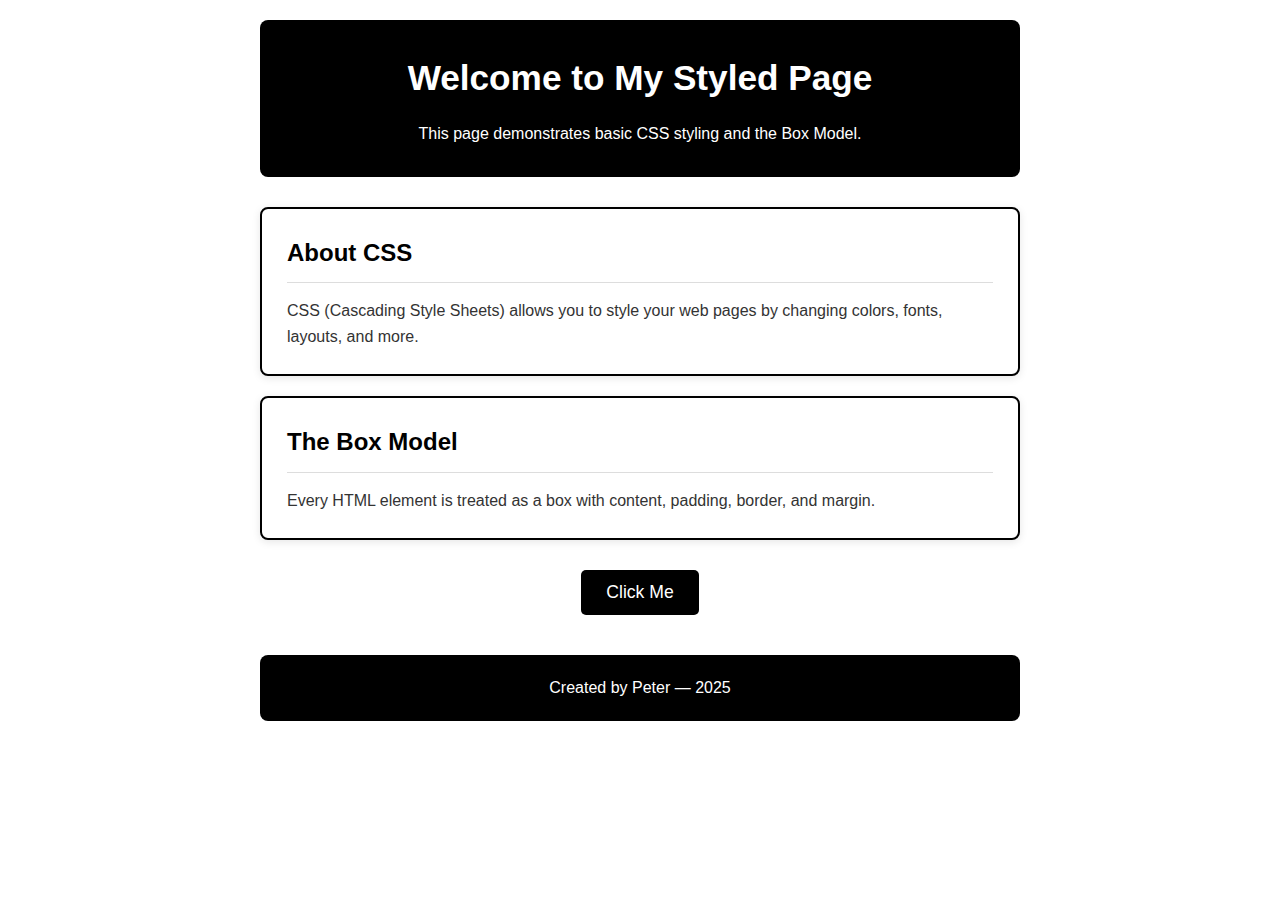
<file: css-model-assignment/index.html>
<!DOCTYPE html>
<html lang="en">
<head>
  <meta charset="UTF-8">
  <meta name="viewport" content="width=device-width, initial-scale=1.0">
  <title>CSS Box Model Demo</title>
  <style>
    /* ===== RESET & BASE STYLES ===== */
    * {
      margin: 0;
      padding: 0;
      box-sizing: border-box;
    }

    body {
      font-family: 'Segoe UI', Tahoma, Geneva, Verdana, sans-serif;
      line-height: 1.6;
      color: #333;
      background-color: white;
      padding: 20px;
    }

    /* ===== HEADER STYLES ===== */
    header {
      background-color: #000000;
      color: white;
      padding: 30px;
      text-align: center;
      margin-bottom: 30px;
      border-radius: 8px;
    }

    h1 {
      margin-bottom: 15px;
      font-size: 2.2rem;
    }

    /* ===== CARD STYLES ===== */
    .card {
      background-color: white;
      padding: 25px;
      margin: 20px 0;
      border-radius: 8px;
      border: 2px solid #000000;
      box-shadow: 0 2px 8px rgba(0, 0, 0, 0.1);
    }

    .card h2 {
      color: #000000;
      margin-bottom: 15px;
      border-bottom: 1px solid #ddd;
      padding-bottom: 10px;
    }

    /* ===== BUTTON STYLES ===== */
    .cta-btn {
      display: block;
      margin: 30px auto;
      padding: 12px 25px;
      background-color: #000000;
      color: white;
      border: none;
      border-radius: 5px;
      font-size: 1.1rem;
      cursor: pointer;
      transition: all 0.3s ease;
    }

    .cta-btn:hover {
      background-color: #333333;
      transform: translateY(-2px);
      box-shadow: 0 4px 8px rgba(0, 0, 0, 0.2);
    }

    /* ===== FOOTER STYLES ===== */
    footer {
      background-color: #000000;
      color: white;
      text-align: center;
      margin-top: 40px;
      padding: 20px;
      border-radius: 8px;
    }

    /* ===== RESPONSIVE DESIGN ===== */
    @media (min-width: 768px) {
      body {
        max-width: 800px;
        margin: 0 auto;
      }
    }
  </style>
</head>
<body>

  <header>
    <h1>Welcome to My Styled Page</h1>
    <p>This page demonstrates basic CSS styling and the Box Model.</p>
  </header>

  <section class="card">
    <h2>About CSS</h2>
    <p>CSS (Cascading Style Sheets) allows you to style your web pages by changing colors, fonts, layouts, and more.</p>
  </section>

  <section class="card">
    <h2>The Box Model</h2>
    <p>Every HTML element is treated as a box with content, padding, border, and margin.</p>
  </section>

  <button class="cta-btn">Click Me</button>

  <footer>
    <p>Created by Peter — 2025</p>
  </footer>

</body>
</html>
</file>
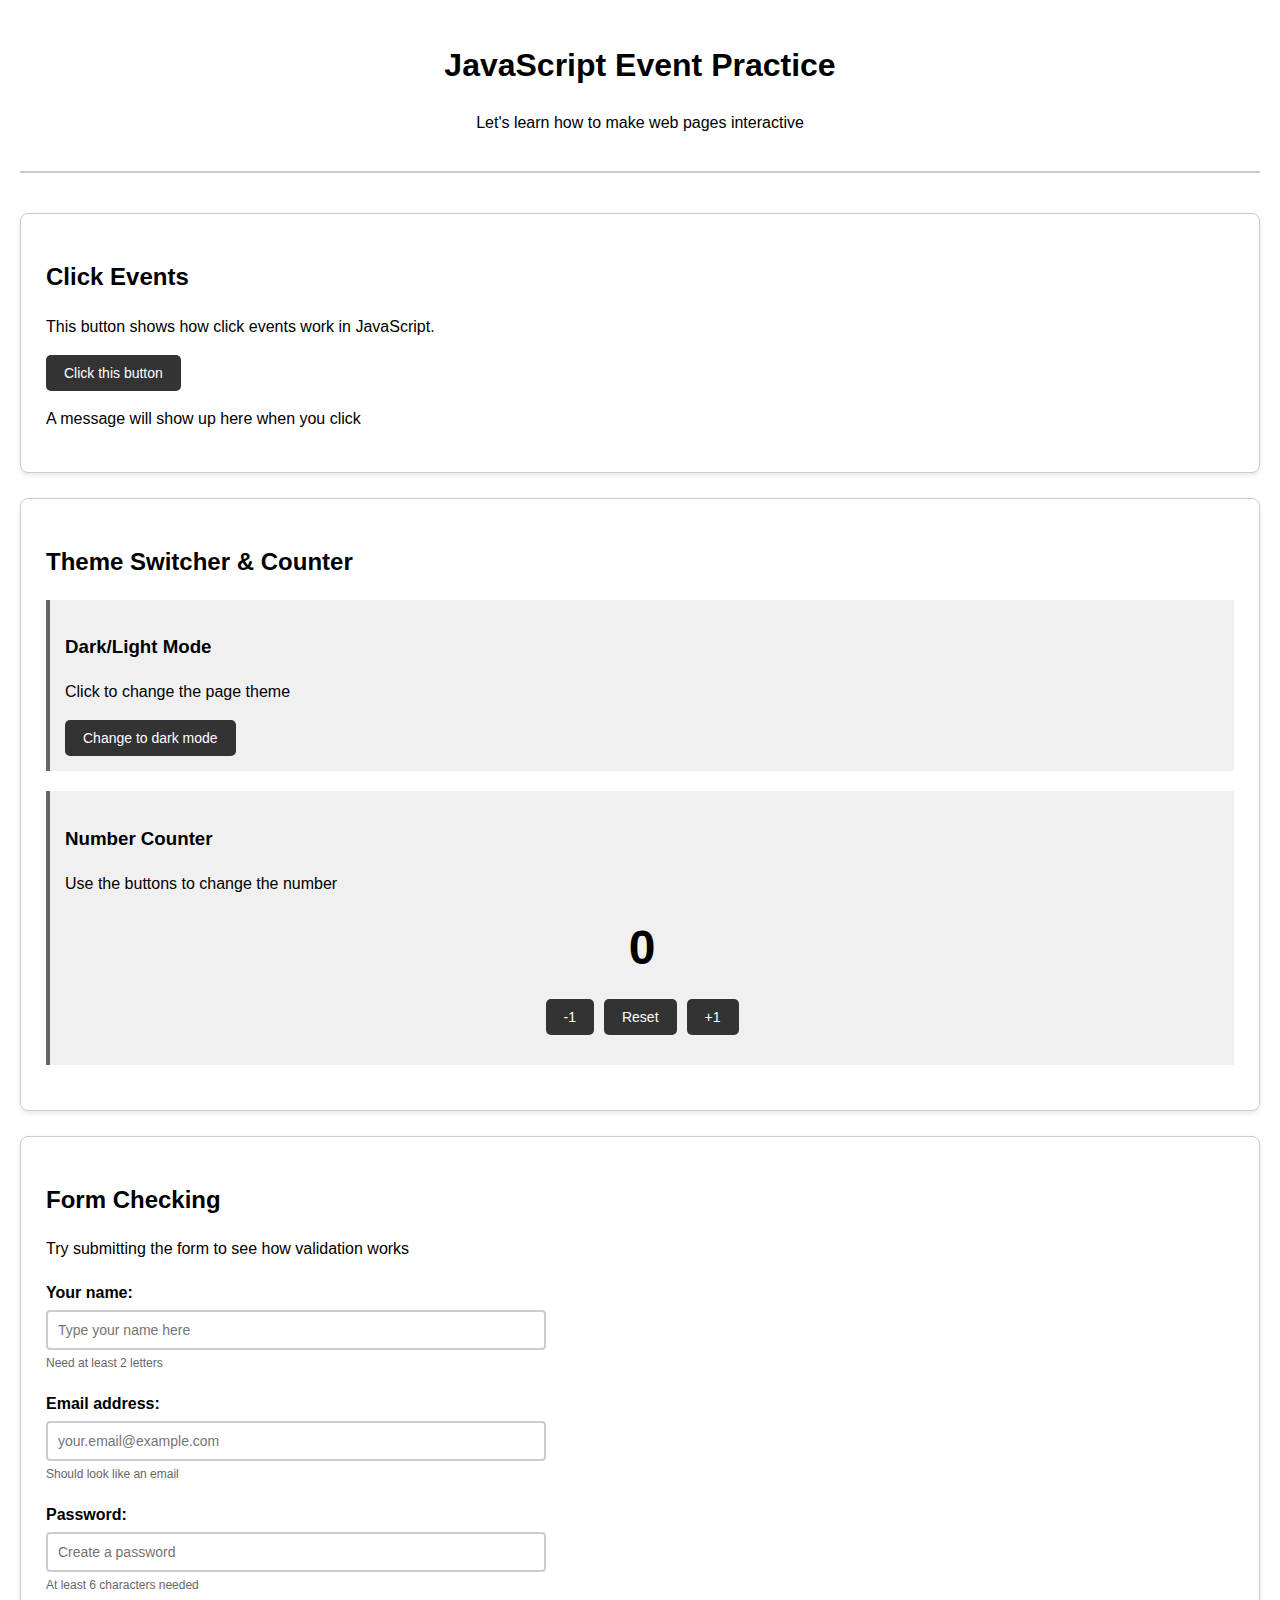
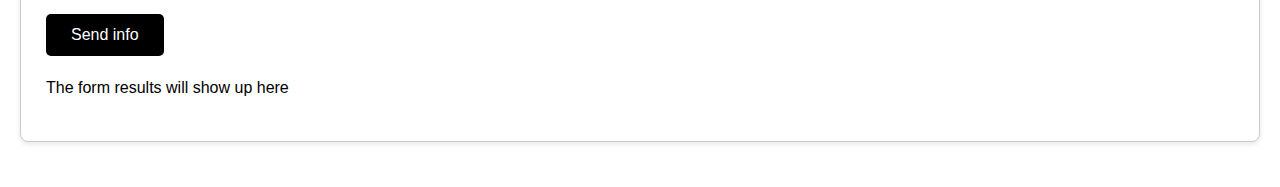
<file: interactive-web-pages-assignment/index.html>
<!DOCTYPE html>
<html lang="en">
<head>
  <meta charset="UTF-8">
  <meta name="viewport" content="width=device-width, initial-scale=1.0">
  <title>Learning JavaScript Events</title>
  <link rel="stylesheet" href="style.css">
</head>
<body>
  <header>
    <h1>JavaScript Event Practice</h1>
    <p>Let's learn how to make web pages interactive</p>
  </header>

  <main>
    <section class="practice-box">
      <h2>Click Events</h2>
      <p>This button shows how click events work in JavaScript.</p>
      
      <button id="showMessageBtn">Click this button</button>
      <p id="messageText">A message will show up here when you click</p>
    </section>

    <section class="practice-box">
      <h2>Theme Switcher & Counter</h2>

      <div class="example-area">
        <h3>Dark/Light Mode</h3>
        <p>Click to change the page theme</p>
        <button id="themeSwitch">Change to dark mode</button>
      </div>

      <div class="example-area">
        <h3>Number Counter</h3>
        <p>Use the buttons to change the number</p>
        <div class="counter-area">
          <p class="number-display" id="countNumber">0</p>
          <div class="counter-buttons">
            <button id="minusBtn">-1</button>
            <button id="zeroBtn">Reset</button>
            <button id="plusBtn">+1</button>
          </div>
        </div>
      </div>
    </section>

    <section class="practice-box">
      <h2>Form Checking</h2>
      <p>Try submitting the form to see how validation works</p>
      
      <form id="userForm" class="input-form">
        <div class="input-group">
          <label for="userName">Your name:</label>
          <input type="text" id="userName" placeholder="Type your name here">
          <span class="help-text">Need at least 2 letters</span>
        </div>

        <div class="input-group">
          <label for="userEmail">Email address:</label>
          <input type="email" id="userEmail" placeholder="your.email@example.com">
          <span class="help-text">Should look like an email</span>
        </div>

        <div class="input-group">
          <label for="userPassword">Password:</label>
          <input type="password" id="userPassword" placeholder="Create a password">
          <span class="help-text">At least 6 characters needed</span>
        </div>

        <button type="submit" class="form-submit">Send info</button>
      </form>
      
      <p id="formResult">The form results will show up here</p>
    </section>
  </main>

  <script src="script.js"></script>
</body>
</html>
</file>
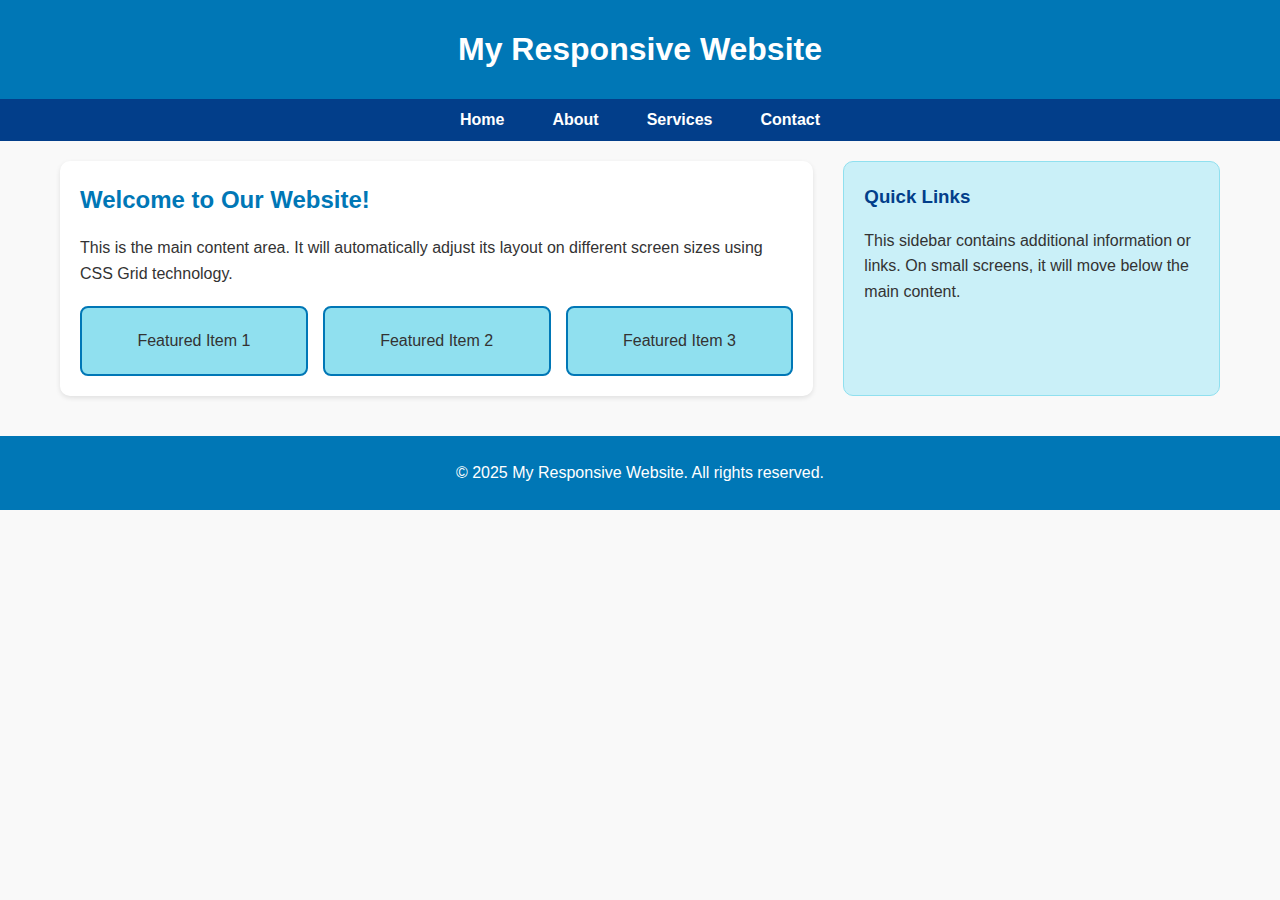
<file: responsive-layout -assignment/index.html>
<!DOCTYPE html>
<html lang="en">
<head>
  <!-- Basic setup for the webpage -->
  <meta charset="UTF-8">
  <meta name="viewport" content="width=device-width, initial-scale=1.0">
  <title>Responsive Layout Example</title>
  <link rel="stylesheet" href="style.css">
</head>
<body>

  <!-- HEADER SECTION -->
  <!-- The top section of the webpage -->
  <header>
    <h1>My Responsive Website</h1>
  </header>

  <!-- NAVIGATION MENU -->
  <!-- This will become a horizontal menu on desktop and stack on mobile -->
  <nav class="navbar">
    <ul>
      <li><a href="#">Home</a></li>
      <li><a href="#">About</a></li>
      <li><a href="#">Services</a></li>
      <li><a href="#">Contact</a></li>
    </ul>
  </nav>

  <!-- MAIN CONTENT AREA -->
  <!-- This uses CSS Grid to create a responsive layout -->
  <main class="grid-layout">
    
    <!-- MAIN CONTENT SECTION -->
    <!-- This is the primary content area (takes more space on desktop) -->
    <section class="content">
      <h2>Welcome to Our Website!</h2>
      <p>This is the main content area. It will automatically adjust its layout on different screen sizes using CSS Grid technology.</p>

      <!-- CARD CONTAINER -->
      <!-- This uses Flexbox to arrange cards in a row (desktop) or column (mobile) -->
      <div class="card-container">
        <div class="card">Featured Item 1</div>
        <div class="card">Featured Item 2</div>
        <div class="card">Featured Item 3</div>
      </div>
    </section>

    <!-- SIDEBAR SECTION -->
    <!-- This appears on the side on desktop and moves below on mobile -->
    <aside class="sidebar">
      <h3>Quick Links</h3>
      <p>This sidebar contains additional information or links. On small screens, it will move below the main content.</p>
    </aside>
  </main>

  <!-- FOOTER SECTION -->
  <!-- The bottom section of the webpage -->
  <footer>
    <p>&copy; 2025 My Responsive Website. All rights reserved.</p>
  </footer>

</body>
</html>
</file>
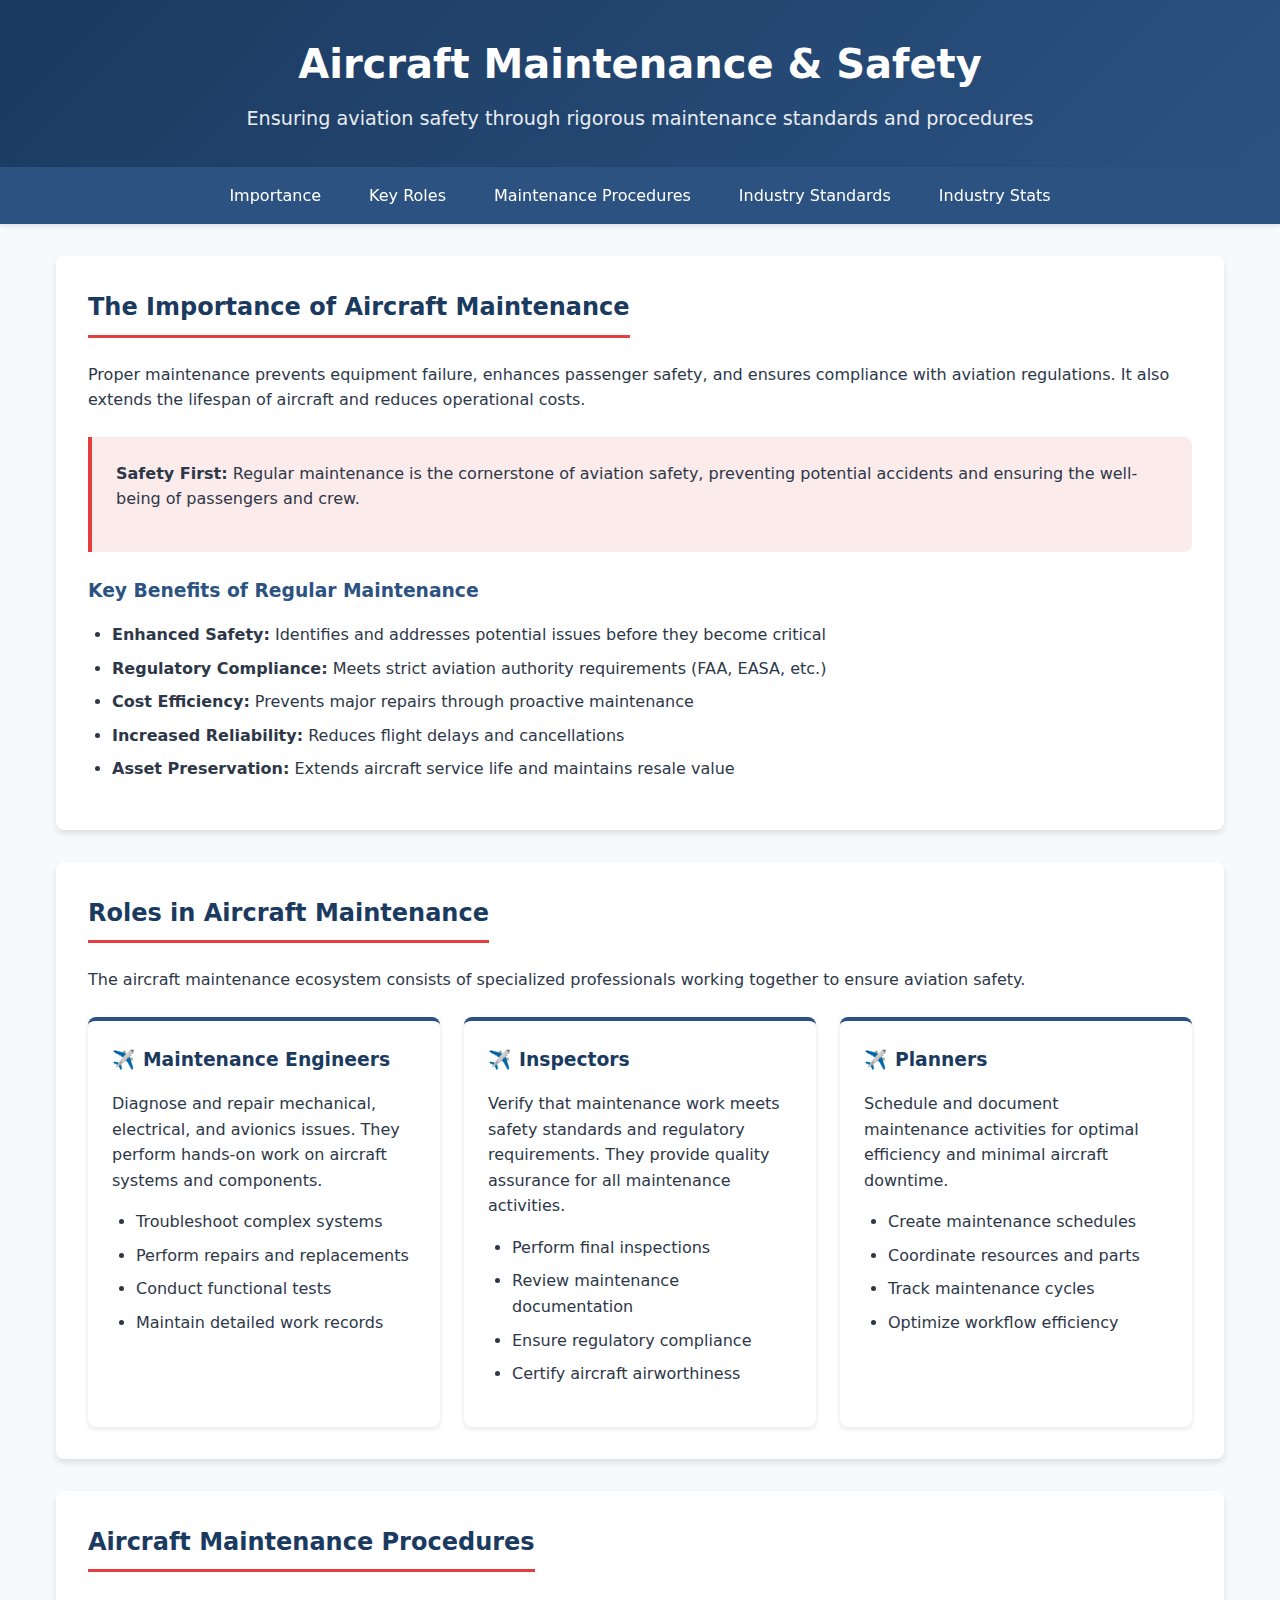
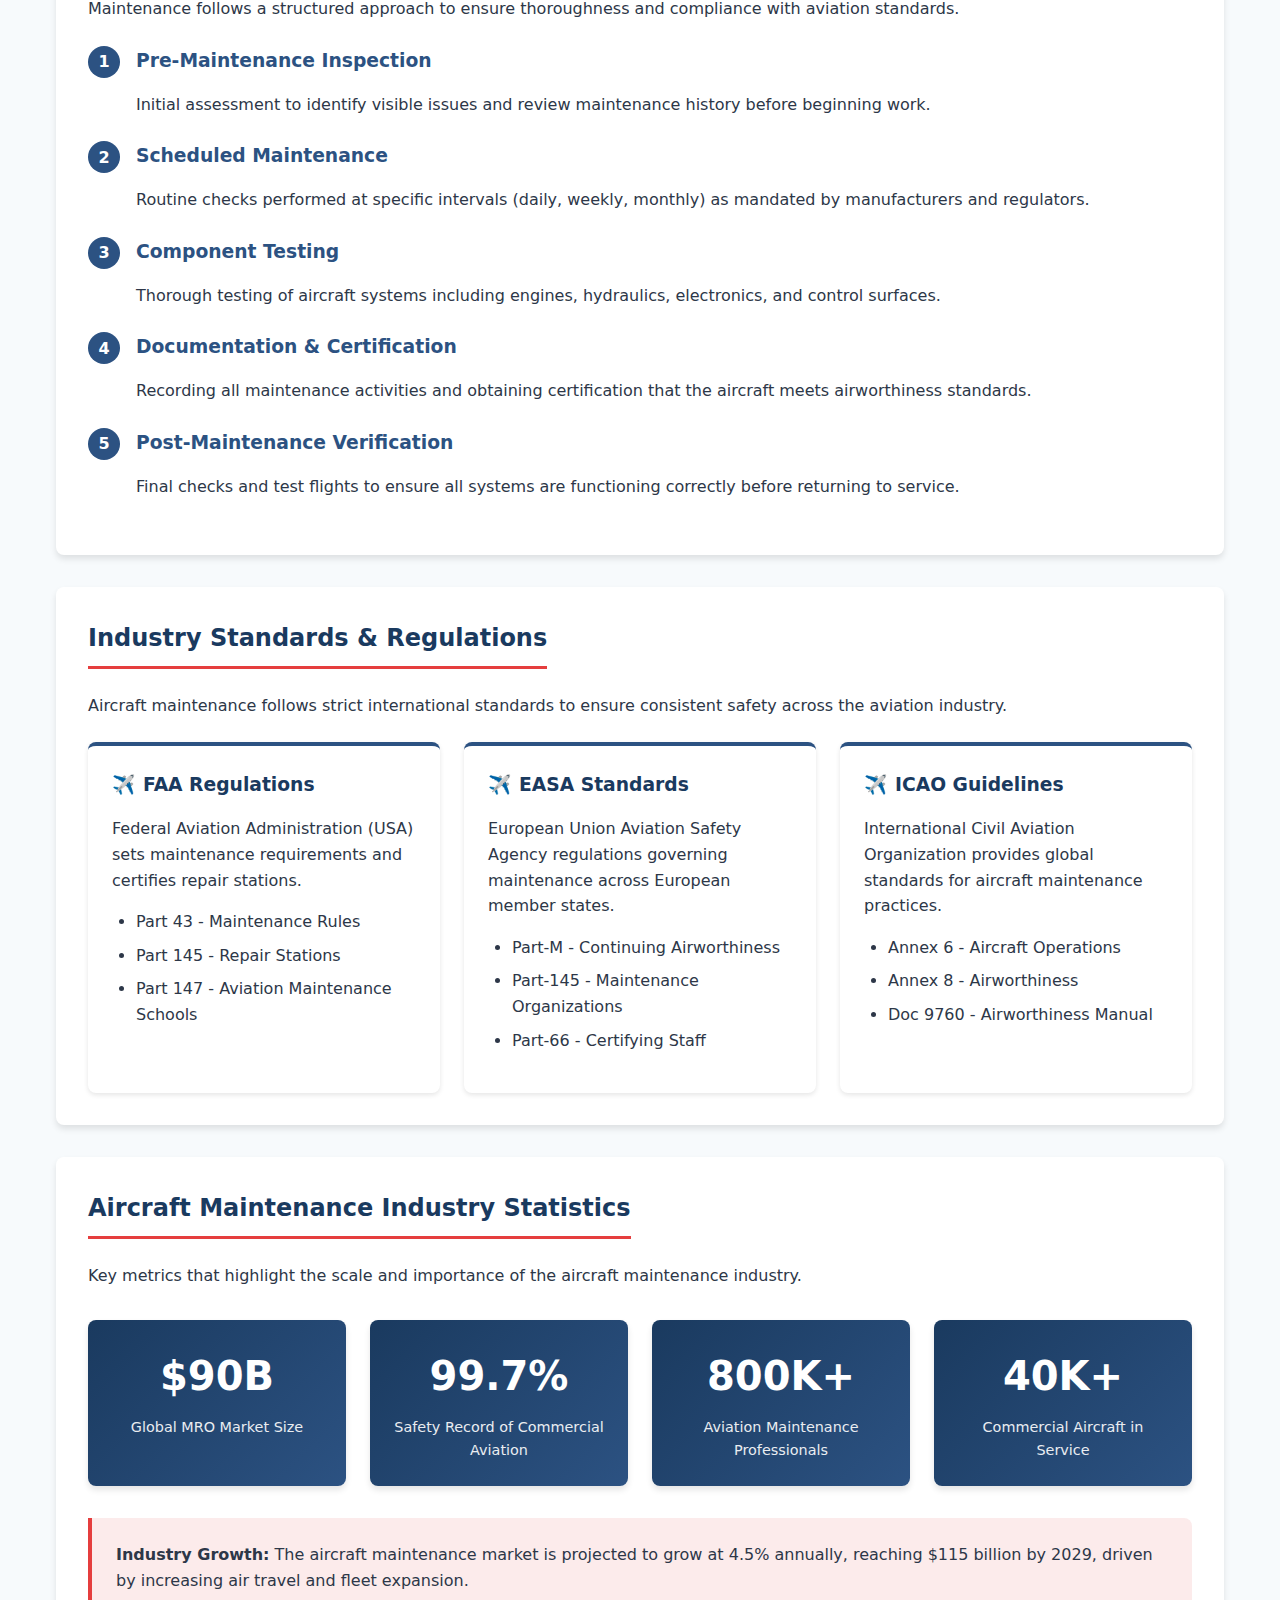
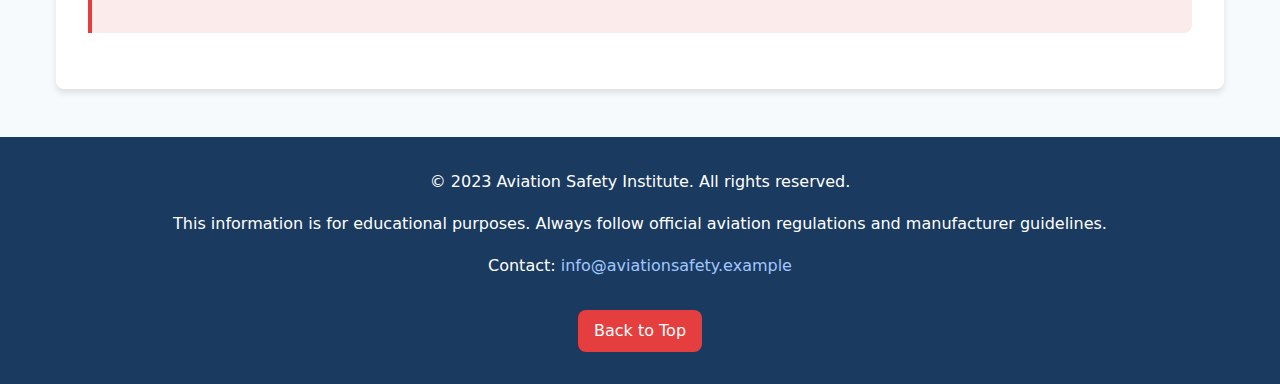
<file: index.html.html>
<!DOCTYPE html>
<html lang="en">
<head>
    <meta charset="UTF-8">
    <meta name="viewport" content="width=device-width, initial-scale=1.0">
    <title>Aircraft Maintenance: Roles, Importance & Procedures | Aviation Safety</title>
    <meta name="description" content="Learn about aircraft maintenance importance, key roles in aviation safety, maintenance procedures, and industry standards for aircraft upkeep.">
    <meta name="keywords" content="aircraft maintenance, aviation safety, maintenance engineers, aircraft inspection, aviation regulations">
    <meta name="author" content="Aviation Safety Institute">
    <style>
        :root {
            --primary: #1a3a5f;
            --secondary: #2c5282;
            --accent: #e53e3e;
            --light: #f7fafc;
            --dark: #2d3748;
            --success: #38a169;
            --warning: #d69e2e;
            --gray: #718096;
            --border-radius: 8px;
            --shadow: 0 4px 6px rgba(0, 0, 0, 0.1);
            --transition: all 0.3s ease;
        }
        
        * {
            margin: 0;
            padding: 0;
            box-sizing: border-box;
        }
        
        body {
            font-family: 'Segoe UI', system-ui, -apple-system, sans-serif;
            line-height: 1.6;
            color: var(--dark);
            background-color: var(--light);
        }
        
        header {
            background: linear-gradient(135deg, var(--primary), var(--secondary));
            color: white;
            padding: 2rem 0;
            text-align: center;
            box-shadow: var(--shadow);
        }
        
        h1 {
            font-size: 2.5rem;
            margin-bottom: 0.5rem;
        }
        
        .tagline {
            font-size: 1.2rem;
            opacity: 0.9;
            max-width: 800px;
            margin: 0 auto;
        }
        
        nav {
            background-color: var(--secondary);
            padding: 1rem 0;
            position: sticky;
            top: 0;
            z-index: 100;
            box-shadow: 0 2px 4px rgba(0, 0, 0, 0.1);
        }
        
        nav ul {
            display: flex;
            justify-content: center;
            list-style: none;
            flex-wrap: wrap;
            max-width: 1200px;
            margin: 0 auto;
            padding: 0 1rem;
        }
        
        nav li {
            margin: 0 0.5rem;
        }
        
        nav a {
            color: white;
            text-decoration: none;
            font-weight: 500;
            padding: 0.5rem 1rem;
            border-radius: var(--border-radius);
            transition: var(--transition);
        }
        
        nav a:hover, nav a:focus {
            background-color: rgba(255, 255, 255, 0.2);
            outline: 2px solid white;
        }
        
        main {
            max-width: 1200px;
            margin: 2rem auto;
            padding: 0 1rem;
        }
        
        section {
            background-color: white;
            border-radius: var(--border-radius);
            padding: 2rem;
            margin-bottom: 2rem;
            box-shadow: var(--shadow);
            transition: var(--transition);
        }
        
        section:hover {
            transform: translateY(-5px);
            box-shadow: 0 6px 12px rgba(0, 0, 0, 0.15);
        }
        
        h2 {
            color: var(--primary);
            border-bottom: 3px solid var(--accent);
            padding-bottom: 0.5rem;
            margin-bottom: 1.5rem;
            display: inline-block;
        }
        
        h3 {
            color: var(--secondary);
            margin: 1.5rem 0 1rem;
        }
        
        p {
            margin-bottom: 1rem;
        }
        
        ul, ol {
            margin-left: 1.5rem;
            margin-bottom: 1rem;
        }
        
        li {
            margin-bottom: 0.5rem;
        }
        
        .highlight {
            background-color: rgba(229, 62, 62, 0.1);
            border-left: 4px solid var(--accent);
            padding: 1.5rem;
            margin: 1.5rem 0;
            border-radius: 0 var(--border-radius) var(--border-radius) 0;
        }
        
        .card-container {
            display: grid;
            grid-template-columns: repeat(auto-fit, minmax(300px, 1fr));
            gap: 1.5rem;
            margin-top: 1.5rem;
        }
        
        .card {
            background-color: white;
            border-radius: var(--border-radius);
            padding: 1.5rem;
            box-shadow: 0 2px 5px rgba(0, 0, 0, 0.1);
            transition: var(--transition);
            border-top: 4px solid var(--secondary);
        }
        
        .card:hover {
            transform: translateY(-5px);
            box-shadow: 0 5px 15px rgba(0, 0, 0, 0.1);
        }
        
        .card h3 {
            color: var(--primary);
            margin-top: 0;
            display: flex;
            align-items: center;
        }
        
        .card h3::before {
            content: "✈️";
            margin-right: 0.5rem;
        }
        
        .procedure-list {
            counter-reset: procedure;
            list-style: none;
            margin-left: 0;
        }
        
        .procedure-list li {
            counter-increment: procedure;
            margin-bottom: 1.5rem;
            padding-left: 3rem;
            position: relative;
        }
        
        .procedure-list li::before {
            content: counter(procedure);
            background: var(--secondary);
            color: white;
            font-weight: bold;
            border-radius: 50%;
            width: 2rem;
            height: 2rem;
            display: flex;
            align-items: center;
            justify-content: center;
            position: absolute;
            left: 0;
            top: 0;
        }
        
        .stats-container {
            display: grid;
            grid-template-columns: repeat(auto-fit, minmax(200px, 1fr));
            gap: 1.5rem;
            margin: 2rem 0;
        }
        
        .stat-card {
            background: linear-gradient(135deg, var(--primary), var(--secondary));
            color: white;
            border-radius: var(--border-radius);
            padding: 1.5rem;
            text-align: center;
            box-shadow: var(--shadow);
        }
        
        .stat-number {
            font-size: 2.5rem;
            font-weight: bold;
            margin-bottom: 0.5rem;
        }
        
        .stat-label {
            font-size: 0.9rem;
            opacity: 0.9;
        }
        
        footer {
            background-color: var(--primary);
            color: white;
            text-align: center;
            padding: 2rem 1rem;
            margin-top: 3rem;
        }
        
        footer a {
            color: #a0c8ff;
            text-decoration: none;
        }
        
        footer a:hover {
            text-decoration: underline;
        }
        
        .back-to-top {
            display: inline-block;
            background-color: var(--accent);
            color: white;
            padding: 0.5rem 1rem;
            border-radius: var(--border-radius);
            text-decoration: none;
            margin-top: 1rem;
            transition: var(--transition);
        }
        
        .back-to-top:hover {
            background-color: #c53030;
        }
        
        @media (max-width: 768px) {
            nav ul {
                flex-direction: column;
                align-items: center;
            }
            
            nav li {
                margin: 0.25rem 0;
            }
            
            h1 {
                font-size: 2rem;
            }
            
            section {
                padding: 1.5rem;
            }
        }
        
        .icon {
            display: inline-block;
            width: 24px;
            height: 24px;
            margin-right: 0.5rem;
            vertical-align: middle;
        }
    </style>
</head>
<body>
    <header role="banner">
        <h1>Aircraft Maintenance & Safety</h1>
        <p class="tagline">Ensuring aviation safety through rigorous maintenance standards and procedures</p>
    </header>

    <nav role="navigation" aria-label="Main Navigation">
        <ul>
            <li><a href="#importance">Importance</a></li>
            <li><a href="#roles">Key Roles</a></li>
            <li><a href="#procedures">Maintenance Procedures</a></li>
            <li><a href="#standards">Industry Standards</a></li>
            <li><a href="#stats">Industry Stats</a></li>
        </ul>
    </nav>

    <main role="main">
        <section id="importance">
            <h2>The Importance of Aircraft Maintenance</h2>
            <p>
                Proper maintenance prevents equipment failure, enhances passenger safety, and ensures compliance with aviation regulations.
                It also extends the lifespan of aircraft and reduces operational costs.
            </p>
            
            <div class="highlight">
                <p><strong>Safety First:</strong> Regular maintenance is the cornerstone of aviation safety, preventing potential accidents and ensuring the well-being of passengers and crew.</p>
            </div>
            
            <h3>Key Benefits of Regular Maintenance</h3>
            <ul>
                <li><strong>Enhanced Safety:</strong> Identifies and addresses potential issues before they become critical</li>
                <li><strong>Regulatory Compliance:</strong> Meets strict aviation authority requirements (FAA, EASA, etc.)</li>
                <li><strong>Cost Efficiency:</strong> Prevents major repairs through proactive maintenance</li>
                <li><strong>Increased Reliability:</strong> Reduces flight delays and cancellations</li>
                <li><strong>Asset Preservation:</strong> Extends aircraft service life and maintains resale value</li>
            </ul>
        </section>

        <section id="roles">
            <h2>Roles in Aircraft Maintenance</h2>
            <p>The aircraft maintenance ecosystem consists of specialized professionals working together to ensure aviation safety.</p>
            
            <div class="card-container">
                <div class="card">
                    <h3>Maintenance Engineers</h3>
                    <p>Diagnose and repair mechanical, electrical, and avionics issues. They perform hands-on work on aircraft systems and components.</p>
                    <ul>
                        <li>Troubleshoot complex systems</li>
                        <li>Perform repairs and replacements</li>
                        <li>Conduct functional tests</li>
                        <li>Maintain detailed work records</li>
                    </ul>
                </div>
                
                <div class="card">
                    <h3>Inspectors</h3>
                    <p>Verify that maintenance work meets safety standards and regulatory requirements. They provide quality assurance for all maintenance activities.</p>
                    <ul>
                        <li>Perform final inspections</li>
                        <li>Review maintenance documentation</li>
                        <li>Ensure regulatory compliance</li>
                        <li>Certify aircraft airworthiness</li>
                    </ul>
                </div>
                
                <div class="card">
                    <h3>Planners</h3>
                    <p>Schedule and document maintenance activities for optimal efficiency and minimal aircraft downtime.</p>
                    <ul>
                        <li>Create maintenance schedules</li>
                        <li>Coordinate resources and parts</li>
                        <li>Track maintenance cycles</li>
                        <li>Optimize workflow efficiency</li>
                    </ul>
                </div>
            </div>
        </section>

        <section id="procedures">
            <h2>Aircraft Maintenance Procedures</h2>
            <p>Maintenance follows a structured approach to ensure thoroughness and compliance with aviation standards.</p>
            
            <ol class="procedure-list">
                <li>
                    <h3>Pre-Maintenance Inspection</h3>
                    <p>Initial assessment to identify visible issues and review maintenance history before beginning work.</p>
                </li>
                <li>
                    <h3>Scheduled Maintenance</h3>
                    <p>Routine checks performed at specific intervals (daily, weekly, monthly) as mandated by manufacturers and regulators.</p>
                </li>
                <li>
                    <h3>Component Testing</h3>
                    <p>Thorough testing of aircraft systems including engines, hydraulics, electronics, and control surfaces.</p>
                </li>
                <li>
                    <h3>Documentation & Certification</h3>
                    <p>Recording all maintenance activities and obtaining certification that the aircraft meets airworthiness standards.</p>
                </li>
                <li>
                    <h3>Post-Maintenance Verification</h3>
                    <p>Final checks and test flights to ensure all systems are functioning correctly before returning to service.</p>
                </li>
            </ol>
        </section>

        <section id="standards">
            <h2>Industry Standards & Regulations</h2>
            <p>Aircraft maintenance follows strict international standards to ensure consistent safety across the aviation industry.</p>
            
            <div class="card-container">
                <div class="card">
                    <h3>FAA Regulations</h3>
                    <p>Federal Aviation Administration (USA) sets maintenance requirements and certifies repair stations.</p>
                    <ul>
                        <li>Part 43 - Maintenance Rules</li>
                        <li>Part 145 - Repair Stations</li>
                        <li>Part 147 - Aviation Maintenance Schools</li>
                    </ul>
                </div>
                
                <div class="card">
                    <h3>EASA Standards</h3>
                    <p>European Union Aviation Safety Agency regulations governing maintenance across European member states.</p>
                    <ul>
                        <li>Part-M - Continuing Airworthiness</li>
                        <li>Part-145 - Maintenance Organizations</li>
                        <li>Part-66 - Certifying Staff</li>
                    </ul>
                </div>
                
                <div class="card">
                    <h3>ICAO Guidelines</h3>
                    <p>International Civil Aviation Organization provides global standards for aircraft maintenance practices.</p>
                    <ul>
                        <li>Annex 6 - Aircraft Operations</li>
                        <li>Annex 8 - Airworthiness</li>
                        <li>Doc 9760 - Airworthiness Manual</li>
                    </ul>
                </div>
            </div>
        </section>

        <section id="stats">
            <h2>Aircraft Maintenance Industry Statistics</h2>
            <p>Key metrics that highlight the scale and importance of the aircraft maintenance industry.</p>
            
            <div class="stats-container">
                <div class="stat-card">
                    <div class="stat-number">$90B</div>
                    <div class="stat-label">Global MRO Market Size</div>
                </div>
                <div class="stat-card">
                    <div class="stat-number">99.7%</div>
                    <div class="stat-label">Safety Record of Commercial Aviation</div>
                </div>
                <div class="stat-card">
                    <div class="stat-number">800K+</div>
                    <div class="stat-label">Aviation Maintenance Professionals</div>
                </div>
                <div class="stat-card">
                    <div class="stat-number">40K+</div>
                    <div class="stat-label">Commercial Aircraft in Service</div>
                </div>
            </div>
            
            <div class="highlight">
                <p><strong>Industry Growth:</strong> The aircraft maintenance market is projected to grow at 4.5% annually, reaching $115 billion by 2029, driven by increasing air travel and fleet expansion.</p>
            </div>
        </section>
    </main>

    <footer role="contentinfo">
        <p>&copy; 2023 Aviation Safety Institute. All rights reserved.</p>
        <p>This information is for educational purposes. Always follow official aviation regulations and manufacturer guidelines.</p>
        <p>Contact: <a href="mailto:info@aviationsafety.example">info@aviationsafety.example</a></p>
        <a href="#" class="back-to-top">Back to Top</a>
    </footer>
</body>
</html>
</file>
<file: interactive-web-pages-assignment/style.css>
/* Basic page setup */
body {
  font-family: Arial, Helvetica, sans-serif;
  background-color: white;
  color: black;
  margin: 0;
  padding: 20px;
  line-height: 1.5;
}

/* Dark mode styles - using class we'll add with JavaScript */
body.dark-theme {
  background-color: black;
  color: white;
}

/* Header area */
header {
  text-align: center;
  margin-bottom: 40px;
  padding-bottom: 20px;
  border-bottom: 2px solid #ccc;
}

.dark-theme header {
  border-bottom-color: #333;
}

/* Main content sections */
.practice-box {
  background: white;
  margin: 25px 0;
  padding: 25px;
  border: 1px solid #ccc;
  border-radius: 8px;
  box-shadow: 0 2px 5px rgba(0,0,0,0.1);
}

.dark-theme .practice-box {
  background: black;
  border-color: #333;
  box-shadow: 0 2px 5px rgba(255,255,255,0.1);
}

/* Example areas within sections */
.example-area {
  margin: 20px 0;
  padding: 15px;
  background: #f0f0f0;
  border-left: 4px solid #666;
}

.dark-theme .example-area {
  background: #111;
  border-left-color: #999;
}

/* Counter area styles */
.counter-area {
  text-align: center;
  margin: 15px 0;
}

.number-display {
  font-size: 3em;
  font-weight: bold;
  margin: 15px 0;
  color: black;
}

.dark-theme .number-display {
  color: white;
}

.counter-buttons {
  display: flex;
  gap: 10px;
  justify-content: center;
  flex-wrap: wrap;
}

/* Button styles */
button {
  padding: 10px 18px;
  border: none;
  border-radius: 5px;
  background: #333;
  color: white;
  font-size: 14px;
  cursor: pointer;
  transition: background 0.2s;
}

button:hover {
  background: #555;
}

.form-submit {
  background: #000;
  padding: 12px 25px;
  font-size: 16px;
}

.form-submit:hover {
  background: #333;
}

.dark-theme button {
  background: #666;
  color: black;
}

.dark-theme button:hover {
  background: #888;
}

.dark-theme .form-submit {
  background: white;
  color: black;
}

.dark-theme .form-submit:hover {
  background: #ddd;
}

/* Form styles */
.input-form {
  max-width: 500px;
  margin: 20px 0;
}

.input-group {
  margin-bottom: 20px;
}

.input-group label {
  display: block;
  margin-bottom: 5px;
  font-weight: bold;
}

.input-group input {
  width: 100%;
  padding: 10px;
  border: 2px solid #ccc;
  border-radius: 4px;
  font-size: 14px;
  box-sizing: border-box;
}

.input-group input:focus {
  border-color: #000;
  outline: none;
}

.dark-theme .input-group input {
  border-color: #666;
  background: black;
  color: white;
}

.dark-theme .input-group input:focus {
  border-color: white;
}

.help-text {
  display: block;
  font-size: 12px;
  color: #666;
  margin-top: 4px;
}

.dark-theme .help-text {
  color: #999;
}

/* Result text styles */
.result-text {
  padding: 12px;
  margin: 15px 0;
  border-radius: 4px;
  background: #f5f5f5;
  border-left: 4px solid #333;
}

.dark-theme .result-text {
  background: #111;
  border-left-color: #999;
}

/* Make it responsive */
@media (max-width: 600px) {
  body {
    padding: 10px;
  }
  
  .practice-box {
    padding: 15px;
    margin: 15px 0;
  }
  
  .counter-buttons {
    flex-direction: column;
    align-items: center;
  }
  
  button {
    width: 200px;
  }
}
</file>
<file: responsive-layout -assignment/style.css>
/* ===== BEGINNER-FRIENDLY RESPONSIVE CSS ===== */
/* This stylesheet creates a responsive website that works on all devices */

/* ===== GLOBAL STYLES (Applied to entire page) ===== */

/* Reset all elements to remove browser defaults */
* {
  margin: 0;
  padding: 0;
  /* This makes padding and border included in element's total width/height */
  box-sizing: border-box;
}

/* Body styles - affects the whole page */
body {
  font-family: Arial, sans-serif;  /* Font style */
  line-height: 1.6;               /* Space between lines of text */
  background-color: #f9f9f9;      /* Light gray background */
  color: #333;                    /* Dark gray text color */
}

/* ===== HEADER STYLES ===== */
/* The top section of the website */
header {
  background-color: #0077b6;      /* Blue background */
  color: white;                   /* White text */
  text-align: center;             /* Center the text */
  padding: 1.5rem;                /* Space inside the header */
}

/* ===== NAVIGATION STYLES (Using Flexbox) ===== */
/* Flexbox helps arrange items in a row or column */

.navbar ul {
  display: flex;                  /* Turn list into horizontal menu */
  justify-content: center;        /* Center the menu items */
  background-color: #023e8a;      /* Dark blue background */
  list-style: none;               /* Remove bullet points */
}

.navbar li {
  margin: 0.5rem 1rem;           /* Space around each menu item */
}

.navbar a {
  color: white;                   /* White text for links */
  text-decoration: none;          /* Remove underline from links */
  font-weight: bold;              /* Make text bold */
  padding: 0.5rem;                /* Add clickable space around links */
}

/* Change link appearance when mouse hovers over it */
.navbar a:hover {
  text-decoration: underline;     /* Add underline on hover */
  background-color: #03045e;      /* Darker blue background on hover */
  border-radius: 4px;             /* Rounded corners on hover */
}

/* ===== MAIN LAYOUT (Using CSS Grid) ===== */
/* CSS Grid creates a two-column layout that becomes one column on mobile */

.grid-layout {
  display: grid;                  /* Activate Grid layout */
  /* Create 2 columns: main content (2/3) and sidebar (1/3) */
  grid-template-columns: 2fr 1fr;
  gap: 20px;                      /* Space between grid items */
  padding: 20px;                  /* Space around the grid */
  max-width: 1200px;              /* Maximum width on large screens */
  margin: 0 auto;                 /* Center the grid horizontally */
}

/* ===== MAIN CONTENT AREA ===== */
.content {
  background-color: white;        /* White background */
  padding: 20px;                  /* Space inside the content area */
  border-radius: 10px;            /* Rounded corners */
  box-shadow: 0 2px 5px rgba(0,0,0,0.1); /* Subtle shadow */
}

.content h2 {
  color: #0077b6;                 /* Blue heading color */
  margin-bottom: 1rem;            /* Space below heading */
}

/* ===== CARD CONTAINER (Flexbox inside Grid) ===== */
/* This shows how Flexbox and Grid can work together */

.card-container {
  display: flex;                  /* Arrange cards in a row */
  gap: 15px;                      /* Space between cards */
  margin-top: 20px;               /* Space above cards */
}

.card {
  flex: 1;                        /* Each card takes equal width */
  background-color: #90e0ef;      /* Light blue background */
  text-align: center;             /* Center text in cards */
  padding: 20px;                  /* Space inside cards */
  border-radius: 8px;             /* Rounded corners */
  border: 2px solid #0077b6;      /* Blue border */
  transition: transform 0.3s ease; /* Smooth animation */
}

/* Card animation when hovering */
.card:hover {
  transform: translateY(-5px);    /* Lift card up slightly */
  box-shadow: 0 5px 15px rgba(0,0,0,0.2); /* Enhanced shadow */
}

/* ===== SIDEBAR STYLES ===== */
.sidebar {
  background-color: #caf0f8;      /* Very light blue background */
  padding: 20px;                  /* Space inside sidebar */
  border-radius: 10px;            /* Rounded corners */
  border: 1px solid #90e0ef;      /* Light blue border */
}

.sidebar h3 {
  color: #023e8a;                 /* Dark blue heading */
  margin-bottom: 1rem;            /* Space below heading */
}

/* ===== FOOTER STYLES ===== */
footer {
  background-color: #0077b6;      /* Blue background */
  color: white;                   /* White text */
  text-align: center;             /* Center the text */
  padding: 1.5rem;                /* Space inside footer */
  margin-top: 20px;               /* Space above footer */
}

/* ===== RESPONSIVE DESIGN ===== */
/* These styles change the layout on different screen sizes */

/* TABLET VIEW (Screens 900px wide and smaller) */
@media (max-width: 900px) {
  .grid-layout {
    /* Switch to single column layout */
    grid-template-columns: 1fr;
    padding: 15px;                /* Reduce padding */
  }
  
  .navbar ul {
    flex-wrap: wrap;              /* Allow menu items to wrap to new line */
  }
  
  .card-container {
    gap: 10px;                    /* Reduce space between cards */
  }
}

/* MOBILE VIEW (Screens 600px wide and smaller) */
@media (max-width: 600px) {
  /* Adjust header for mobile */
  header h1 {
    font-size: 1.5rem;            /* Smaller heading on mobile */
  }
  
  /* Convert horizontal menu to vertical stack */
  .navbar ul {
    flex-direction: column;       /* Stack menu items vertically */
    align-items: center;          /* Center align items */
    gap: 10px;                    /* Space between stacked items */
  }
  
  .navbar li {
    margin: 0;                    /* Remove horizontal margins */
  }
  
  /* Stack cards vertically on mobile */
  .card-container {
    flex-direction: column;       /* Stack cards in a column */
  }
  
  .card {
    padding: 15px;                /* Adjust card padding for mobile */
  }
  
  /* Adjust overall spacing for mobile */
  .grid-layout {
    padding: 10px;                /* Less padding on mobile */
    gap: 15px;                    /* Less space between items */
  }
}

/* LARGE SCREENS (Optional - for very wide screens) */
@media (min-width: 1200px) {
  .grid-layout {
    gap: 30px;                    /* More space on large screens */
  }
}
</file>
